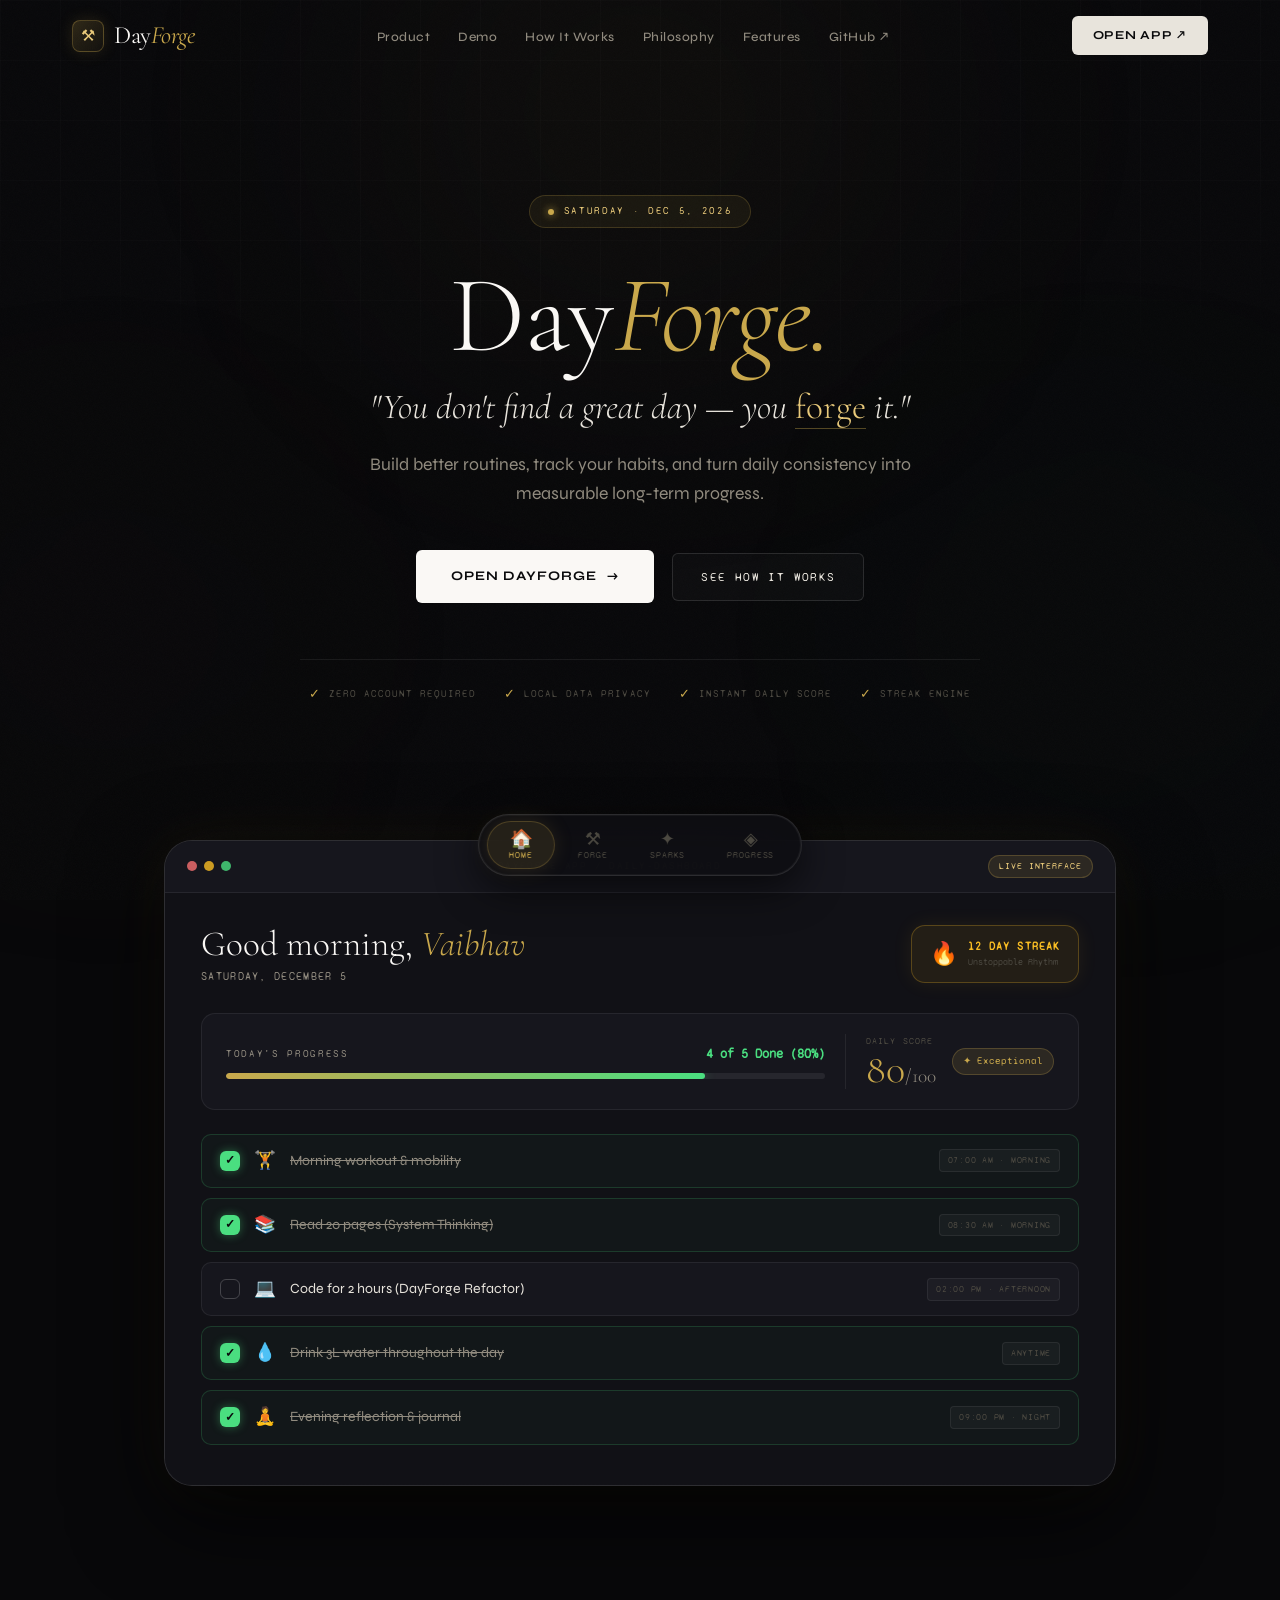
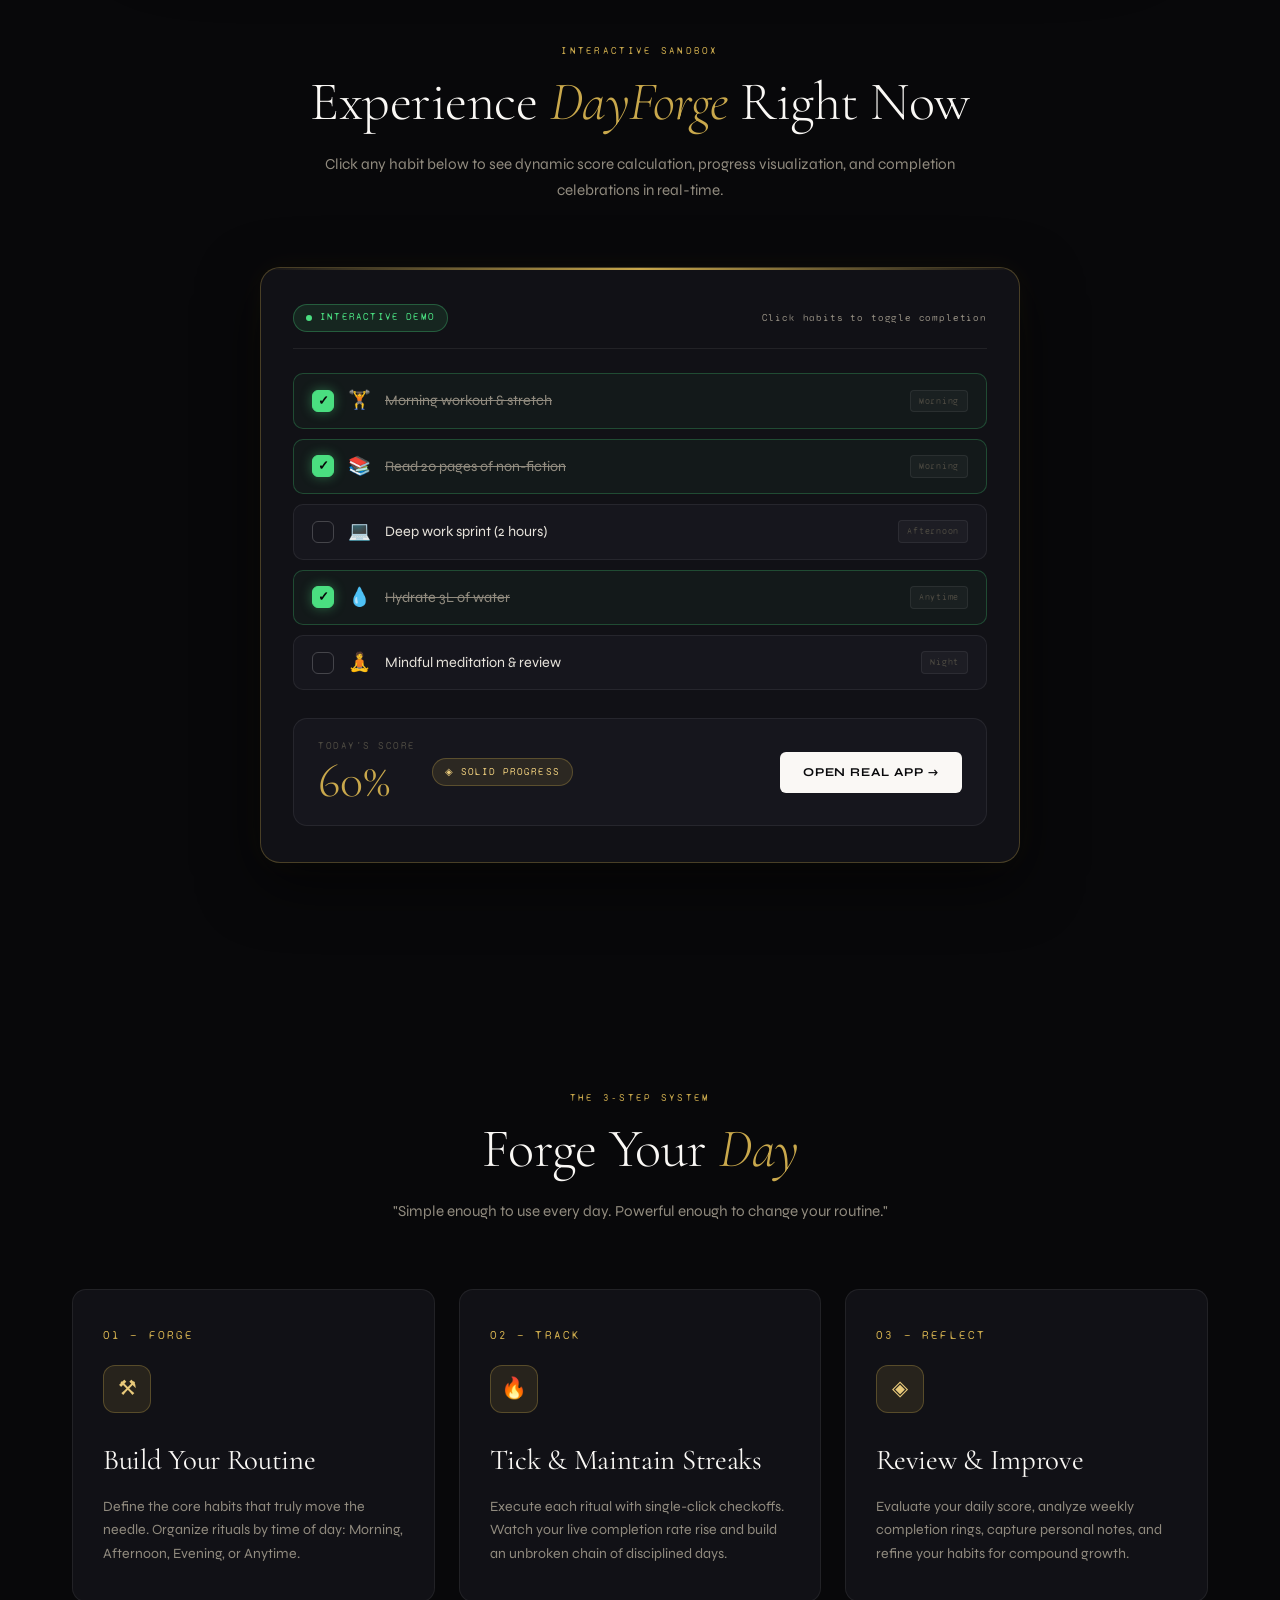
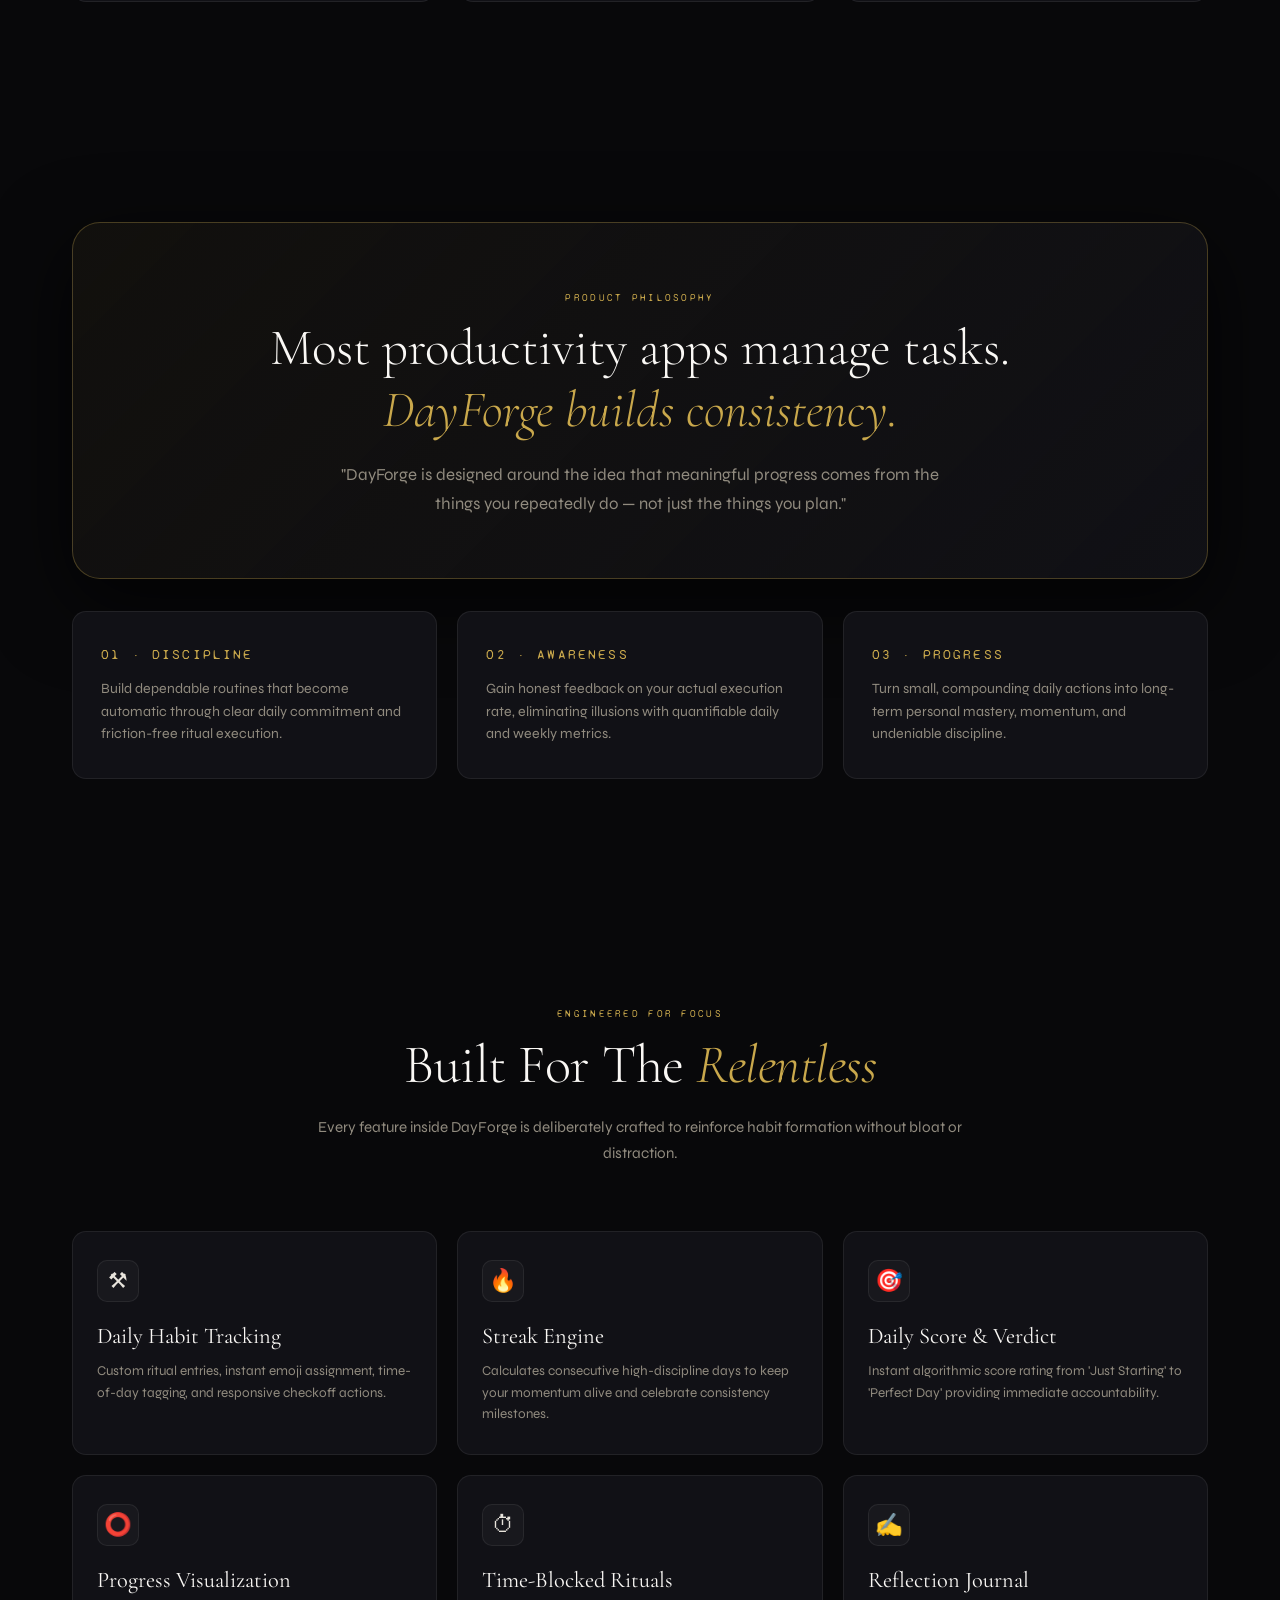
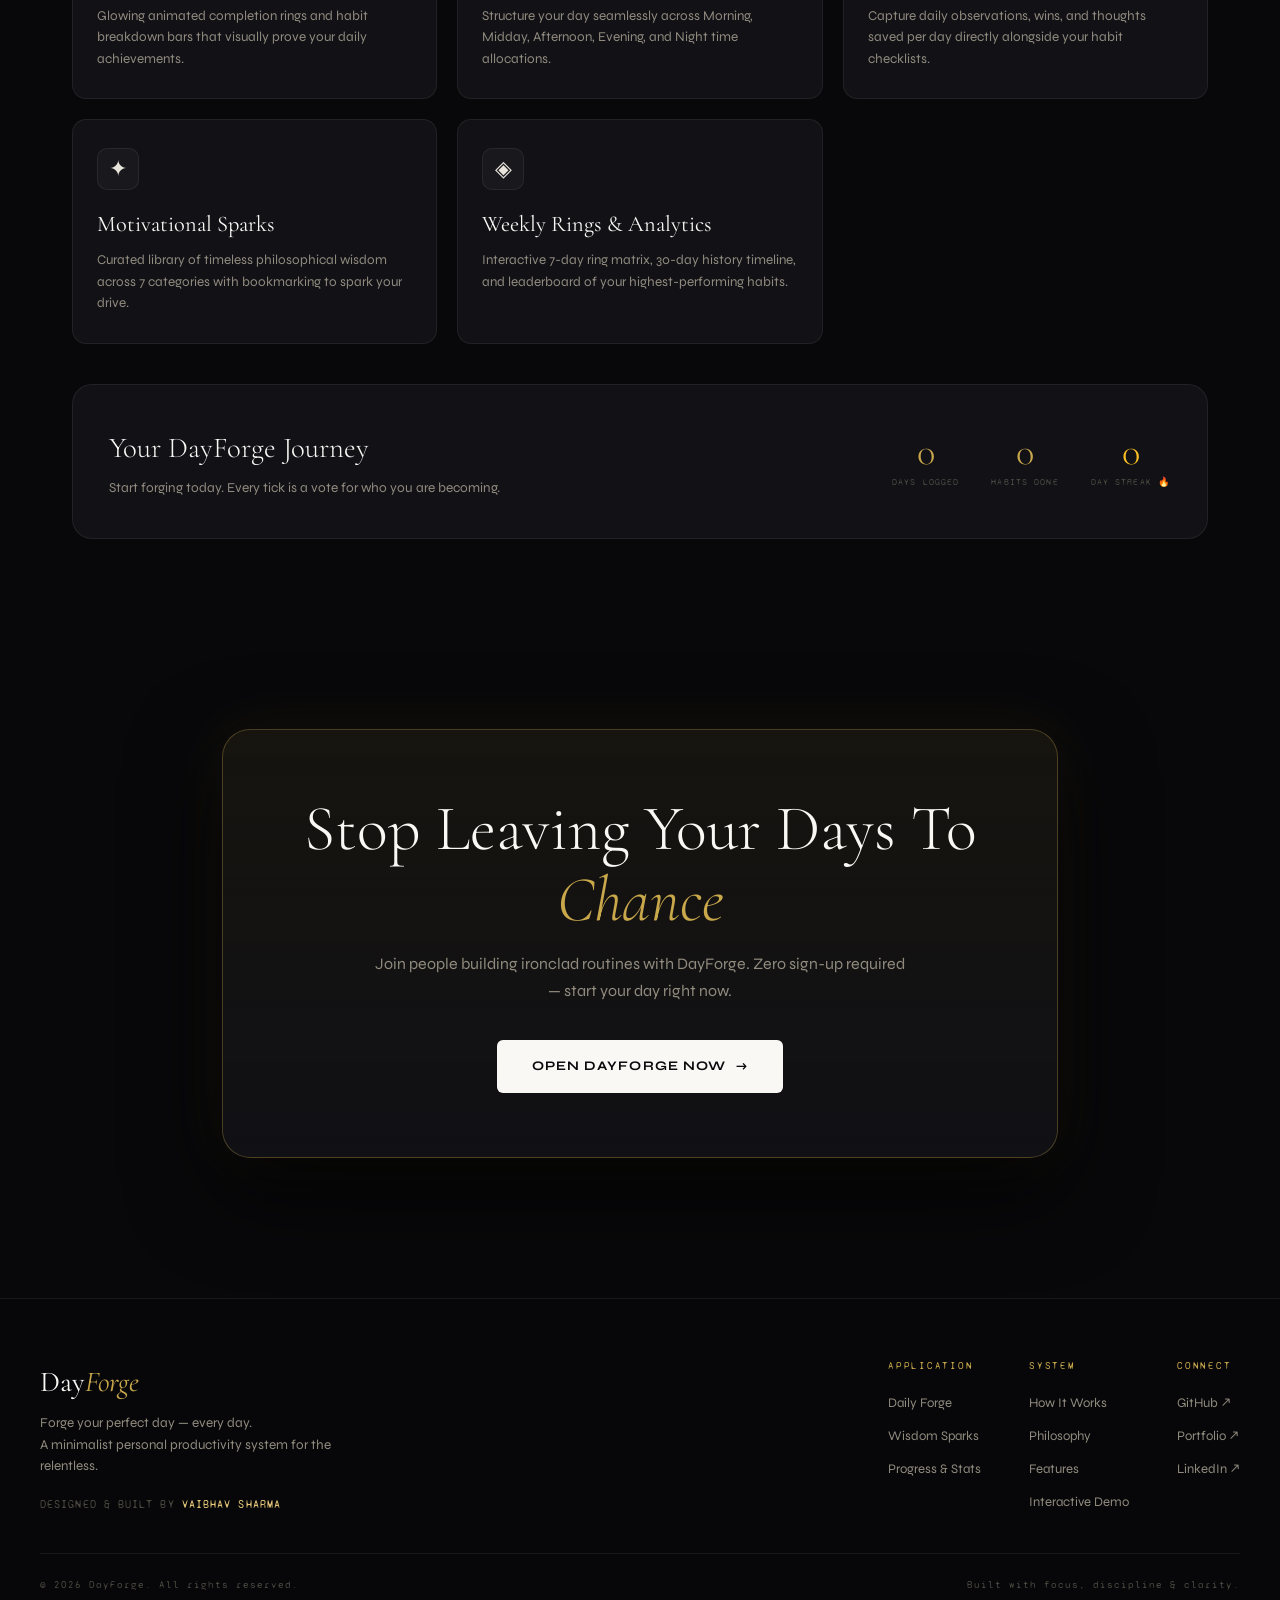
<file: index.html>
<!DOCTYPE html>
<html lang="en">
<head>
  <meta charset="UTF-8">
  <meta name="viewport" content="width=device-width, initial-scale=1.0">
  <title>DayForge — Forge Your Perfect Day</title>
  <meta name="description" content="DayForge helps you build better routines, track your habits and turn daily consistency into meaningful progress.">
  <meta name="keywords" content="habit tracker, daily routine, productivity app, habit tracking, streak tracker, personal development, DayForge">
  <meta name="author" content="Vaibhav Sharma">
  
  <!-- Open Graph / Facebook -->
  <meta property="og:type" content="website">
  <meta property="og:url" content="https://dayforgebyautomatex.netlify.app/">
  <meta property="og:title" content="DayForge — Forge Your Perfect Day">
  <meta property="og:description" content="Build better routines, track your habits, and turn consistency into progress.">
  <meta property="og:image" content="https://dayforgebyautomatex.netlify.app/favicon.svg">

  <!-- Twitter -->
  <meta property="twitter:card" content="summary_large_image">
  <meta property="twitter:url" content="https://dayforgebyautomatex.netlify.app/">
  <meta property="twitter:title" content="DayForge — Forge Your Perfect Day">
  <meta property="twitter:description" content="Build better routines, track your habits, and turn consistency into progress.">

  <!-- Favicon -->
  <link rel="icon" type="image/svg+xml" href="favicon.svg">
  <link rel="stylesheet" href="shared.css">

  <style>
    /* ── LANDING PAGE SPECIFIC STYLES ── */
    
    /* SECTION LAYOUTS */
    .section-wrap {
      position: relative;
      z-index: 10;
      max-width: var(--max-w);
      margin: 0 auto;
      padding: 110px 32px;
    }

    .section-header {
      text-align: center;
      max-width: 680px;
      margin: 0 auto 64px;
    }

    .section-eyebrow {
      font-family: 'Syne Mono', monospace;
      font-size: 0.65rem;
      letter-spacing: 0.22em;
      text-transform: uppercase;
      color: var(--gold);
      margin-bottom: 12px;
      display: inline-block;
    }

    .section-title {
      font-family: 'Cormorant Garamond', serif;
      font-size: clamp(2.2rem, 5vw, 3.4rem);
      font-weight: 300;
      line-height: 1.15;
      color: var(--text-heading);
      letter-spacing: -0.5px;
      margin-bottom: 18px;
    }

    .section-title em {
      font-style: italic;
      color: var(--gold);
    }

    .section-desc {
      font-size: 0.95rem;
      color: var(--text-mid);
      line-height: 1.7;
    }

    /* ── HERO SECTION ── */
    .hero-section {
      position: relative;
      z-index: 10;
      min-height: calc(100vh - 60px);
      display: flex;
      flex-direction: column;
      justify-content: center;
      align-items: center;
      text-align: center;
      padding: 130px 24px 70px;
      max-width: 960px;
      margin: 0 auto;
    }

    .hero-eyebrow-badge {
      display: inline-flex;
      align-items: center;
      gap: 10px;
      padding: 7px 18px;
      background: rgba(201, 168, 76, 0.07);
      border: 1px solid rgba(201, 168, 76, 0.22);
      border-radius: 99px;
      font-family: 'Syne Mono', monospace;
      font-size: 0.65rem;
      letter-spacing: 0.16em;
      text-transform: uppercase;
      color: var(--gold2);
      margin-bottom: 32px;
      animation: fadeUp 0.8s 0.1s cubic-bezier(0.16, 1, 0.3, 1) both;
    }

    .hero-date-dot {
      width: 6px;
      height: 6px;
      border-radius: 50%;
      background: var(--gold);
      box-shadow: 0 0 8px var(--gold);
    }

    .hero-title-main {
      font-family: 'Cormorant Garamond', serif;
      font-size: clamp(3.2rem, 8.5vw, 6.8rem);
      font-weight: 300;
      line-height: 1.02;
      letter-spacing: -1.5px;
      color: var(--text-heading);
      margin-bottom: 12px;
      animation: fadeUp 0.9s 0.2s cubic-bezier(0.16, 1, 0.3, 1) both;
    }

    .hero-title-main span.gold-italic {
      font-style: italic;
      color: var(--gold);
    }

    .hero-quote-quote {
      font-family: 'Cormorant Garamond', serif;
      font-size: clamp(1.4rem, 3.4vw, 2.2rem);
      font-weight: 300;
      font-style: italic;
      line-height: 1.35;
      color: var(--text);
      max-width: 720px;
      margin: 0 auto 20px;
      animation: fadeUp 0.9s 0.35s cubic-bezier(0.16, 1, 0.3, 1) both;
    }

    .hero-quote-quote em {
      font-style: normal;
      color: var(--gold2);
      border-bottom: 1px solid rgba(201, 168, 76, 0.4);
    }

    .hero-subtext {
      font-size: clamp(0.9rem, 2vw, 1.1rem);
      color: var(--text-mid);
      max-width: 600px;
      margin: 0 auto 42px;
      line-height: 1.65;
      font-weight: 400;
      animation: fadeUp 0.9s 0.5s cubic-bezier(0.16, 1, 0.3, 1) both;
    }

    .hero-cta-group {
      display: flex;
      align-items: center;
      justify-content: center;
      gap: 18px;
      flex-wrap: wrap;
      margin-bottom: 56px;
      animation: fadeUp 0.9s 0.65s cubic-bezier(0.16, 1, 0.3, 1) both;
    }

    .hero-trust-bar {
      display: flex;
      align-items: center;
      justify-content: center;
      gap: 28px;
      flex-wrap: wrap;
      padding-top: 24px;
      border-top: 1px solid var(--border);
      width: 100%;
      max-width: 680px;
      animation: fadeIn 1s 0.85s ease both;
    }

    .trust-item {
      display: flex;
      align-items: center;
      gap: 8px;
      font-family: 'Syne Mono', monospace;
      font-size: 0.64rem;
      letter-spacing: 0.1em;
      text-transform: uppercase;
      color: var(--text-dim);
    }

    .trust-item span.icon {
      color: var(--gold);
      font-size: 0.8rem;
    }

    /* ── PRODUCT PREVIEW SECTION ── */
    .preview-section {
      position: relative;
      z-index: 10;
      max-width: 1000px;
      margin: 0 auto 40px;
      padding: 0 24px;
    }

    .preview-mockup-frame {
      background: var(--surface);
      border: 1px solid var(--border2);
      border-radius: var(--radius-xl);
      overflow: hidden;
      box-shadow: 
        0 0 0 1px rgba(255, 255, 255, 0.03) inset,
        0 30px 90px rgba(0, 0, 0, 0.8),
        0 0 60px rgba(201, 168, 76, 0.08);
      transition: transform 0.4s cubic-bezier(0.16, 1, 0.3, 1), box-shadow 0.4s ease, border-color 0.4s ease;
      position: relative;
    }

    .preview-mockup-frame:hover {
      transform: translateY(-6px);
      border-color: rgba(201, 168, 76, 0.35);
      box-shadow: 
        0 0 0 1px rgba(255, 255, 255, 0.06) inset,
        0 40px 110px rgba(0, 0, 0, 0.9),
        0 0 80px rgba(201, 168, 76, 0.15);
    }

    .mockup-window-header {
      background: var(--surface2);
      padding: 14px 22px;
      border-bottom: 1px solid var(--border);
      display: flex;
      align-items: center;
      justify-content: space-between;
      gap: 16px;
    }

    .mockup-window-dots {
      display: flex;
      align-items: center;
      gap: 7px;
    }

    .mockup-window-dots span {
      width: 10px;
      height: 10px;
      border-radius: 50%;
      background: rgba(255, 255, 255, 0.12);
    }

    .mockup-window-dots span:nth-child(1) { background: #f87171; opacity: 0.8; }
    .mockup-window-dots span:nth-child(2) { background: #fbbf24; opacity: 0.8; }
    .mockup-window-dots span:nth-child(3) { background: #4ade80; opacity: 0.8; }

    .mockup-window-title {
      font-family: 'Syne Mono', monospace;
      font-size: 0.65rem;
      letter-spacing: 0.14em;
      text-transform: uppercase;
      color: var(--text-dim);
    }

    .mockup-window-badge {
      font-family: 'Syne Mono', monospace;
      font-size: 0.58rem;
      letter-spacing: 0.1em;
      text-transform: uppercase;
      padding: 3px 10px;
      background: var(--gold-dim);
      border: 1px solid rgba(201, 168, 76, 0.25);
      border-radius: 99px;
      color: var(--gold2);
    }

    .mockup-body {
      padding: 32px 36px 40px;
      background: linear-gradient(180deg, var(--surface) 0%, rgba(17, 17, 22, 0.95) 100%);
    }

    .mockup-user-bar {
      display: flex;
      align-items: flex-start;
      justify-content: space-between;
      gap: 20px;
      margin-bottom: 28px;
      flex-wrap: wrap;
    }

    .mockup-greeting-title {
      font-family: 'Cormorant Garamond', serif;
      font-size: 2.2rem;
      font-weight: 300;
      color: var(--text-heading);
      line-height: 1.1;
    }

    .mockup-greeting-title em {
      font-style: italic;
      color: var(--gold);
    }

    .mockup-date-sub {
      font-family: 'Syne Mono', monospace;
      font-size: 0.68rem;
      letter-spacing: 0.12em;
      text-transform: uppercase;
      color: var(--text-mid);
      margin-top: 4px;
    }

    .mockup-streak-pill {
      display: flex;
      align-items: center;
      gap: 10px;
      padding: 10px 18px;
      background: rgba(251, 191, 36, 0.08);
      border: 1px solid rgba(251, 191, 36, 0.25);
      border-radius: var(--radius);
      box-shadow: 0 0 20px rgba(251, 191, 36, 0.08);
    }

    .mockup-streak-fire {
      font-size: 1.4rem;
      animation: flamePulse 2s infinite ease-in-out;
    }

    .mockup-streak-text {
      font-family: 'Syne Mono', monospace;
      font-size: 0.68rem;
      letter-spacing: 0.1em;
      text-transform: uppercase;
      color: var(--amber);
      font-weight: 600;
    }

    .mockup-progress-card {
      background: var(--surface2);
      border: 1px solid var(--border);
      border-radius: var(--radius);
      padding: 20px 24px;
      margin-bottom: 24px;
      display: flex;
      align-items: center;
      justify-content: space-between;
      gap: 20px;
      flex-wrap: wrap;
    }

    .mockup-progress-left {
      flex: 1;
      min-width: 200px;
    }

    .mockup-prog-header {
      display: flex;
      align-items: center;
      justify-content: space-between;
      margin-bottom: 8px;
    }

    .mockup-prog-lbl {
      font-family: 'Syne Mono', monospace;
      font-size: 0.65rem;
      letter-spacing: 0.16em;
      text-transform: uppercase;
      color: var(--text-mid);
    }

    .mockup-prog-val {
      font-family: 'Syne Mono', monospace;
      font-size: 0.8rem;
      color: var(--green);
      font-weight: 600;
    }

    .mockup-track {
      width: 100%;
      height: 6px;
      background: rgba(255, 255, 255, 0.07);
      border-radius: 99px;
      overflow: hidden;
      position: relative;
    }

    .mockup-fill {
      width: 80%;
      height: 100%;
      background: linear-gradient(90deg, var(--gold) 0%, var(--green) 100%);
      border-radius: 99px;
      box-shadow: 0 0 12px rgba(74, 222, 128, 0.4);
    }

    .mockup-score-box {
      display: flex;
      align-items: center;
      gap: 16px;
      padding-left: 20px;
      border-left: 1px solid var(--border);
    }

    .mockup-score-num {
      font-family: 'Cormorant Garamond', serif;
      font-size: 2.5rem;
      font-weight: 300;
      color: var(--gold);
      line-height: 1;
    }

    .mockup-score-lbl {
      font-family: 'Syne Mono', monospace;
      font-size: 0.58rem;
      letter-spacing: 0.12em;
      text-transform: uppercase;
      color: var(--text-dim);
    }

    .mockup-tasks-list {
      display: flex;
      flex-direction: column;
      gap: 10px;
    }

    .mockup-task-item {
      display: flex;
      align-items: center;
      gap: 14px;
      padding: 12px 18px;
      background: var(--surface2);
      border: 1px solid var(--border);
      border-radius: 10px;
      transition: all 0.2s ease;
    }

    .mockup-task-item.done {
      background: rgba(74, 222, 128, 0.03);
      border-color: rgba(74, 222, 128, 0.18);
    }

    .mockup-task-check {
      width: 20px;
      height: 20px;
      border-radius: 6px;
      display: flex;
      align-items: center;
      justify-content: center;
      font-size: 0.75rem;
      flex-shrink: 0;
    }

    .mockup-task-check.checked {
      background: var(--green);
      color: #0a0a0c;
      font-weight: 700;
      box-shadow: 0 0 10px rgba(74, 222, 128, 0.4);
    }

    .mockup-task-check.empty {
      border: 1px solid rgba(255, 255, 255, 0.2);
    }

    .mockup-task-emoji {
      font-size: 1.1rem;
    }

    .mockup-task-name {
      font-size: 0.88rem;
      flex: 1;
      color: var(--text);
    }

    .mockup-task-item.done .mockup-task-name {
      color: var(--text-mid);
      text-decoration: line-through;
    }

    .mockup-task-time {
      font-family: 'Syne Mono', monospace;
      font-size: 0.58rem;
      letter-spacing: 0.08em;
      text-transform: uppercase;
      color: var(--text-dim);
      background: rgba(255, 255, 255, 0.03);
      padding: 3px 8px;
      border-radius: 4px;
      border: 1px solid var(--border);
    }

    /* ── INTERACTIVE DEMO SANDBOX ── */
    .demo-sandbox-card {
      background: var(--surface);
      border: 1px solid var(--border-gold);
      border-radius: var(--radius-lg);
      padding: 36px 32px;
      box-shadow: 0 20px 60px rgba(0, 0, 0, 0.6), 0 0 30px rgba(201, 168, 76, 0.06);
      max-width: 760px;
      margin: 0 auto;
      position: relative;
      overflow: hidden;
    }

    .demo-sandbox-card::before {
      content: '';
      position: absolute;
      top: 0; left: 0; right: 0;
      height: 2px;
      background: linear-gradient(90deg, transparent, var(--gold), transparent);
    }

    .demo-header-row {
      display: flex;
      align-items: center;
      justify-content: space-between;
      margin-bottom: 24px;
      padding-bottom: 16px;
      border-bottom: 1px solid var(--border);
      flex-wrap: wrap;
      gap: 12px;
    }

    .demo-badge-live {
      display: inline-flex;
      align-items: center;
      gap: 8px;
      padding: 5px 12px;
      background: rgba(74, 222, 128, 0.1);
      border: 1px solid rgba(74, 222, 128, 0.3);
      border-radius: 99px;
      font-family: 'Syne Mono', monospace;
      font-size: 0.62rem;
      letter-spacing: 0.12em;
      text-transform: uppercase;
      color: var(--green);
    }

    .demo-badge-live span.pulse-dot {
      width: 6px;
      height: 6px;
      border-radius: 50%;
      background: var(--green);
      animation: pulseGreen 1.6s infinite ease-in-out;
    }

    @keyframes pulseGreen {
      0%, 100% { transform: scale(1); opacity: 1; }
      50% { transform: scale(1.4); opacity: 0.5; }
    }

    .demo-instruction {
      font-family: 'Syne Mono', monospace;
      font-size: 0.65rem;
      letter-spacing: 0.08em;
      color: var(--text-mid);
    }

    .demo-tasks-interactive {
      display: flex;
      flex-direction: column;
      gap: 10px;
      margin-bottom: 28px;
    }

    .demo-task-row {
      display: flex;
      align-items: center;
      gap: 14px;
      padding: 12px 18px;
      background: var(--surface2);
      border: 1px solid var(--border);
      border-radius: 10px;
      cursor: pointer;
      user-select: none;
      transition: all 0.2s cubic-bezier(0.16, 1, 0.3, 1);
    }

    .demo-task-row:hover {
      border-color: var(--border-gold);
      background: rgba(255, 255, 255, 0.03);
      transform: translateX(4px);
    }

    .demo-task-row.checked {
      background: rgba(74, 222, 128, 0.04);
      border-color: rgba(74, 222, 128, 0.25);
    }

    .demo-chk-box {
      width: 22px;
      height: 22px;
      border-radius: 6px;
      border: 1px solid rgba(255, 255, 255, 0.2);
      display: flex;
      align-items: center;
      justify-content: center;
      transition: all 0.2s ease;
      flex-shrink: 0;
      color: #08080a;
      font-weight: 800;
      font-size: 0.8rem;
    }

    .demo-task-row.checked .demo-chk-box {
      background: var(--green);
      border-color: var(--green);
      box-shadow: 0 0 12px rgba(74, 222, 128, 0.4);
    }

    .demo-task-title {
      flex: 1;
      font-size: 0.9rem;
      color: var(--text);
      transition: color 0.2s;
    }

    .demo-task-row.checked .demo-task-title {
      color: var(--text-mid);
      text-decoration: line-through;
    }

    .demo-stats-output {
      display: flex;
      align-items: center;
      justify-content: space-between;
      background: var(--surface2);
      border: 1px solid var(--border);
      border-radius: var(--radius);
      padding: 20px 24px;
      gap: 20px;
      flex-wrap: wrap;
    }

    .demo-score-display {
      display: flex;
      align-items: center;
      gap: 16px;
    }

    .demo-score-val {
      font-family: 'Cormorant Garamond', serif;
      font-size: 3rem;
      font-weight: 300;
      color: var(--gold);
      line-height: 1;
      transition: color 0.3s ease;
    }

    .demo-score-val.perfect {
      color: var(--green);
      text-shadow: 0 0 24px rgba(74, 222, 128, 0.4);
    }

    .demo-verdict-pill {
      font-family: 'Syne Mono', monospace;
      font-size: 0.65rem;
      letter-spacing: 0.1em;
      text-transform: uppercase;
      padding: 5px 12px;
      border-radius: 99px;
      background: var(--gold-dim);
      color: var(--gold2);
      border: 1px solid var(--border-gold);
      transition: all 0.3s ease;
    }

    .demo-verdict-pill.perfect {
      background: var(--green-dim);
      color: var(--green);
      border-color: rgba(74, 222, 128, 0.3);
    }

    /* ── 3-STEP HOW IT WORKS ── */
    .steps-grid {
      display: grid;
      grid-template-columns: repeat(auto-fit, minmax(280px, 1fr));
      gap: 24px;
    }

    .step-card {
      background: var(--surface);
      border: 1px solid var(--border);
      border-radius: var(--radius);
      padding: 36px 30px;
      position: relative;
      overflow: hidden;
      transition: all 0.28s cubic-bezier(0.16, 1, 0.3, 1);
    }

    .step-card:hover {
      transform: translateY(-6px);
      border-color: var(--border-gold);
      box-shadow: 0 20px 50px rgba(0, 0, 0, 0.6), 0 0 24px rgba(201, 168, 76, 0.08);
    }

    .step-number {
      font-family: 'Syne Mono', monospace;
      font-size: 0.75rem;
      letter-spacing: 0.18em;
      color: var(--gold);
      margin-bottom: 20px;
      display: block;
    }

    .step-icon-wrap {
      width: 48px;
      height: 48px;
      border-radius: 12px;
      background: var(--gold-dim);
      border: 1px solid var(--border-gold);
      display: flex;
      align-items: center;
      justify-content: center;
      font-size: 1.3rem;
      margin-bottom: 24px;
      color: var(--gold2);
    }

    .step-card-title {
      font-family: 'Cormorant Garamond', serif;
      font-size: 1.8rem;
      font-weight: 400;
      color: var(--text-heading);
      margin-bottom: 12px;
      letter-spacing: -0.3px;
    }

    .step-card-text {
      font-size: 0.88rem;
      color: var(--text-mid);
      line-height: 1.65;
    }

    /* ── WHY DAYFORGE / PHILOSOPHY ── */
    .philosophy-card-banner {
      background: linear-gradient(135deg, rgba(201, 168, 76, 0.05) 0%, rgba(17, 17, 22, 0.98) 100%);
      border: 1px solid var(--border-gold);
      border-radius: var(--radius-xl);
      padding: 60px 48px;
      margin-bottom: 32px;
      box-shadow: 0 24px 80px rgba(0, 0, 0, 0.7);
      text-align: center;
    }

    .philosophy-headline {
      font-family: 'Cormorant Garamond', serif;
      font-size: clamp(2rem, 4.5vw, 3.2rem);
      font-weight: 300;
      line-height: 1.2;
      color: var(--text-heading);
      max-width: 760px;
      margin: 0 auto 20px;
    }

    .philosophy-headline em {
      font-style: italic;
      color: var(--gold);
    }

    .philosophy-subcopy {
      font-size: 1.05rem;
      color: var(--text-mid);
      max-width: 640px;
      margin: 0 auto;
      line-height: 1.7;
    }

    .pillars-grid {
      display: grid;
      grid-template-columns: repeat(auto-fit, minmax(280px, 1fr));
      gap: 20px;
    }

    .pillar-card {
      background: var(--surface);
      border: 1px solid var(--border);
      border-radius: var(--radius);
      padding: 32px 28px;
      transition: all 0.25s ease;
      position: relative;
    }

    .pillar-card:hover {
      border-color: rgba(201, 168, 76, 0.3);
      transform: translateY(-4px);
      box-shadow: 0 16px 40px rgba(0, 0, 0, 0.5);
    }

    .pillar-title {
      font-family: 'Syne Mono', monospace;
      font-size: 0.85rem;
      letter-spacing: 0.16em;
      text-transform: uppercase;
      color: var(--gold);
      margin-bottom: 12px;
    }

    .pillar-desc {
      font-size: 0.88rem;
      color: var(--text-mid);
      line-height: 1.6;
    }

    /* ── REAL FEATURES GRID ── */
    .features-grid {
      display: grid;
      grid-template-columns: repeat(auto-fill, minmax(270px, 1fr));
      gap: 20px;
    }

    .feature-box {
      background: var(--surface);
      border: 1px solid var(--border);
      border-radius: var(--radius);
      padding: 28px 24px;
      transition: all 0.25s cubic-bezier(0.16, 1, 0.3, 1);
      display: flex;
      flex-direction: column;
    }

    .feature-box:hover {
      transform: translateY(-4px);
      border-color: var(--border-gold);
      box-shadow: 0 16px 40px rgba(0, 0, 0, 0.5), 0 0 20px rgba(201, 168, 76, 0.05);
    }

    .feature-icon {
      font-size: 1.4rem;
      margin-bottom: 16px;
      width: 42px;
      height: 42px;
      border-radius: 10px;
      background: rgba(255, 255, 255, 0.03);
      border: 1px solid var(--border);
      display: flex;
      align-items: center;
      justify-content: center;
    }

    .feature-name {
      font-family: 'Cormorant Garamond', serif;
      font-size: 1.4rem;
      font-weight: 400;
      color: var(--text-heading);
      margin-bottom: 8px;
    }

    .feature-text {
      font-size: 0.84rem;
      color: var(--text-mid);
      line-height: 1.6;
    }

    /* ── USER STATS ONBOARDING / LIVE SECTION ── */
    .user-stats-banner {
      background: var(--surface);
      border: 1px solid var(--border);
      border-radius: var(--radius-lg);
      padding: 40px 36px;
      display: flex;
      align-items: center;
      justify-content: space-between;
      gap: 32px;
      flex-wrap: wrap;
      margin-top: 40px;
    }

    .stats-info-left h3 {
      font-family: 'Cormorant Garamond', serif;
      font-size: 1.8rem;
      font-weight: 300;
      color: var(--text-heading);
      margin-bottom: 6px;
    }

    .stats-info-left p {
      font-size: 0.85rem;
      color: var(--text-mid);
    }

    .live-stats-counters {
      display: flex;
      align-items: center;
      gap: 32px;
      flex-wrap: wrap;
    }

    .live-stat-unit {
      text-align: center;
    }

    .live-stat-num {
      font-family: 'Cormorant Garamond', serif;
      font-size: 2.4rem;
      font-weight: 300;
      color: var(--gold);
      line-height: 1;
    }

    .live-stat-lbl {
      font-family: 'Syne Mono', monospace;
      font-size: 0.58rem;
      letter-spacing: 0.12em;
      text-transform: uppercase;
      color: var(--text-dim);
      margin-top: 4px;
    }

    /* ── BOTTOM CTA BANNER ── */
    .cta-banner-section {
      text-align: center;
      position: relative;
      z-index: 10;
      max-width: 900px;
      margin: 0 auto;
      padding: 80px 32px 140px;
    }

    .cta-box-card {
      background: linear-gradient(180deg, rgba(201, 168, 76, 0.08) 0%, rgba(17, 17, 22, 0.95) 100%);
      border: 1px solid var(--border-gold);
      border-radius: var(--radius-xl);
      padding: 64px 36px;
      box-shadow: 0 30px 90px rgba(0, 0, 0, 0.8), 0 0 60px rgba(201, 168, 76, 0.1);
    }

    .cta-title {
      font-family: 'Cormorant Garamond', serif;
      font-size: clamp(2.4rem, 5.5vw, 4rem);
      font-weight: 300;
      color: var(--text-heading);
      line-height: 1.1;
      margin-bottom: 16px;
    }

    .cta-title em {
      font-style: italic;
      color: var(--gold);
    }

    .cta-subtitle {
      font-size: 1rem;
      color: var(--text-mid);
      max-width: 540px;
      margin: 0 auto 36px;
      line-height: 1.65;
    }

    /* ── FOOTER ── */
    .site-footer {
      position: relative;
      z-index: 10;
      border-top: 1px solid var(--border);
      background: rgba(8, 8, 10, 0.98);
      padding: 60px 32px 120px;
    }

    .footer-container {
      max-width: var(--max-w);
      margin: 0 auto;
      display: flex;
      align-items: flex-start;
      justify-content: space-between;
      gap: 40px;
      flex-wrap: wrap;
    }

    .footer-brand-col {
      max-width: 340px;
    }

    .footer-logo {
      font-family: 'Cormorant Garamond', serif;
      font-size: 1.8rem;
      font-weight: 400;
      color: var(--text-heading);
      margin-bottom: 8px;
    }

    .footer-logo em {
      font-style: italic;
      color: var(--gold);
    }

    .footer-tagline {
      font-size: 0.84rem;
      color: var(--text-mid);
      margin-bottom: 18px;
      line-height: 1.6;
    }

    .footer-author {
      font-family: 'Syne Mono', monospace;
      font-size: 0.68rem;
      letter-spacing: 0.1em;
      text-transform: uppercase;
      color: var(--text-dim);
    }

    .footer-author strong {
      color: var(--gold2);
      font-weight: 400;
    }

    .footer-links-col {
      display: flex;
      gap: 48px;
      flex-wrap: wrap;
    }

    .footer-links-group {
      display: flex;
      flex-direction: column;
      gap: 12px;
    }

    .footer-group-title {
      font-family: 'Syne Mono', monospace;
      font-size: 0.62rem;
      letter-spacing: 0.18em;
      text-transform: uppercase;
      color: var(--gold);
      margin-bottom: 6px;
    }

    .footer-link {
      font-size: 0.82rem;
      color: var(--text-mid);
      text-decoration: none;
      transition: color 0.2s ease;
    }

    .footer-link:hover {
      color: var(--text-heading);
    }

    .footer-bottom-row {
      max-width: var(--max-w);
      margin: 40px auto 0;
      padding-top: 24px;
      border-top: 1px solid var(--border);
      display: flex;
      align-items: center;
      justify-content: space-between;
      gap: 16px;
      flex-wrap: wrap;
      font-family: 'Syne Mono', monospace;
      font-size: 0.62rem;
      letter-spacing: 0.1em;
      color: var(--text-dim);
    }

    /* ── CONFETTI PARTICLES ── */
    .cdot {
      position: fixed;
      width: 6px;
      height: 6px;
      border-radius: 2px;
      pointer-events: none;
      z-index: 9999;
      animation: cpop 0.8s cubic-bezier(0.25, 1, 0.5, 1) forwards;
    }

    @keyframes cpop {
      0% { transform: scale(0) rotate(0); opacity: 1; }
      100% { transform: scale(2.5) rotate(240deg) translate(var(--tx), var(--ty)); opacity: 0; }
    }

    /* RESPONSIVE FINE-TUNING */
    @media (max-width: 768px) {
      .section-wrap { padding: 70px 20px; }
      .hero-section { padding: 110px 16px 50px; }
      .mockup-body { padding: 20px 18px 24px; }
      .mockup-progress-card { flex-direction: column; align-items: flex-start; }
      .mockup-score-box { border-left: none; padding-left: 0; padding-top: 12px; border-top: 1px solid var(--border); width: 100%; }
      .demo-sandbox-card { padding: 24px 18px; }
      .philosophy-card-banner { padding: 36px 20px; }
      .cta-box-card { padding: 40px 20px; }
      .user-stats-banner { padding: 24px 20px; }
      .live-stats-counters { width: 100%; justify-content: space-around; }
    }
  </style>
</head>
<body>

  <div class="bg-grid"></div>
  <div class="amb amb-1"></div>
  <div class="amb amb-2"></div>
  <div class="amb amb-3"></div>

  <!-- ── SITE HEADER / TOPBAR ── -->
  <header class="site-header" id="siteHeader">
    <div class="nav-container">
      <a href="index.html" class="brand-link" aria-label="DayForge Home">
        <div class="brand-logo-icon">⚒</div>
        <span class="brand-title">Day<em>Forge</em></span>
      </a>

      <nav aria-label="Main Navigation">
        <ul class="nav-menu">
          <li><a href="#product" class="nav-link">Product</a></li>
          <li><a href="#demo" class="nav-link">Demo</a></li>
          <li><a href="#how-it-works" class="nav-link">How It Works</a></li>
          <li><a href="#philosophy" class="nav-link">Philosophy</a></li>
          <li><a href="#features" class="nav-link">Features</a></li>
          <li><a href="https://github.com/vaibhavrsharma01-cell" target="_blank" rel="noopener noreferrer" class="nav-link">GitHub ↗</a></li>
        </ul>
      </nav>

      <div class="nav-actions">
        <a href="forge.html" class="btn-nav-primary">
          <span>Open App ↗</span>
        </a>
        <button class="nav-toggle" id="navToggle" aria-label="Toggle navigation menu" aria-expanded="false">
          <span></span>
          <span></span>
          <span></span>
        </button>
      </div>
    </div>
  </header>

  <!-- MOBILE MENU DRAWER -->
  <div class="mobile-drawer" id="mobileDrawer" aria-hidden="true">
    <a href="#product" class="mobile-nav-link" onclick="closeDrawer()">Product</a>
    <a href="#demo" class="mobile-nav-link" onclick="closeDrawer()">Interactive Demo</a>
    <a href="#how-it-works" class="mobile-nav-link" onclick="closeDrawer()">How It Works</a>
    <a href="#philosophy" class="mobile-nav-link" onclick="closeDrawer()">Philosophy</a>
    <a href="#features" class="mobile-nav-link" onclick="closeDrawer()">Features</a>
    <a href="https://github.com/vaibhavrsharma01-cell" target="_blank" rel="noopener noreferrer" class="mobile-nav-link" onclick="closeDrawer()">GitHub ↗</a>
    <a href="forge.html" class="btn-primary" style="margin-top: 16px;">
      <span>Open DayForge →</span>
    </a>
  </div>

  <main>
    <!-- ── 1. HERO SECTION ── -->
    <section class="hero-section" id="hero">
      <div class="hero-eyebrow-badge">
        <div class="hero-date-dot"></div>
        <span id="heroLiveDate">Today · Personal Productivity System</span>
      </div>

      <h1 class="hero-title-main">
        Day<span class="gold-italic">Forge.</span>
      </h1>

      <p class="hero-quote-quote">
        "You don't find a great day — you <em>forge</em> it."
      </p>

      <p class="hero-subtext">
        Build better routines, track your habits, and turn daily consistency into measurable long-term progress.
      </p>

      <div class="hero-cta-group">
        <a href="forge.html" class="btn-primary">
          <span>Open DayForge</span>
          <span class="btn-arrow">→</span>
        </a>
        <a href="#how-it-works" class="btn-secondary">
          <span>See How It Works</span>
        </a>
      </div>

      <div class="hero-trust-bar">
        <div class="trust-item"><span class="icon">✓</span> Zero Account Required</div>
        <div class="trust-item"><span class="icon">✓</span> Local Data Privacy</div>
        <div class="trust-item"><span class="icon">✓</span> Instant Daily Score</div>
        <div class="trust-item"><span class="icon">✓</span> Streak Engine</div>
      </div>
    </section>

    <!-- ── 2. PRODUCT PREVIEW SECTION ── -->
    <section class="preview-section" id="product" aria-label="Product Interface Preview">
      <div class="preview-mockup-frame">
        <div class="mockup-window-header">
          <div class="mockup-window-dots">
            <span></span><span></span><span></span>
          </div>
          <div class="mockup-window-title">dayforge.app / daily-dashboard</div>
          <div class="mockup-window-badge">Live Interface</div>
        </div>

        <div class="mockup-body">
          <div class="mockup-user-bar">
            <div>
              <div class="mockup-greeting-title">Good morning, <em>Vaibhav</em></div>
              <div class="mockup-date-sub" id="mockupDate">—</div>
            </div>
            <div class="mockup-streak-pill">
              <span class="mockup-streak-fire">🔥</span>
              <div>
                <div class="mockup-streak-text">12 Day Streak</div>
                <div style="font-family:'Syne Mono',monospace;font-size:0.55rem;color:var(--text-dim);">Unstoppable Rhythm</div>
              </div>
            </div>
          </div>

          <div class="mockup-progress-card">
            <div class="mockup-progress-left">
              <div class="mockup-prog-header">
                <span class="mockup-prog-lbl">Today's Progress</span>
                <span class="mockup-prog-val">4 of 5 Done (80%)</span>
              </div>
              <div class="mockup-track">
                <div class="mockup-fill"></div>
              </div>
            </div>
            <div class="mockup-score-box">
              <div>
                <div class="mockup-score-lbl">Daily Score</div>
                <div class="mockup-score-num">80<span style="font-size:1.2rem;color:var(--text-mid);">/100</span></div>
              </div>
              <div style="font-family:'Syne Mono',monospace;font-size:0.65rem;color:var(--gold);background:var(--gold-dim);padding:4px 10px;border-radius:99px;border:1px solid rgba(201,168,76,0.25);">
                ✦ Exceptional
              </div>
            </div>
          </div>

          <div class="mockup-tasks-list">
            <div class="mockup-task-item done">
              <div class="mockup-task-check checked">✓</div>
              <span class="mockup-task-emoji">🏋️</span>
              <span class="mockup-task-name">Morning workout &amp; mobility</span>
              <span class="mockup-task-time">07:00 AM · Morning</span>
            </div>

            <div class="mockup-task-item done">
              <div class="mockup-task-check checked">✓</div>
              <span class="mockup-task-emoji">📚</span>
              <span class="mockup-task-name">Read 20 pages (System Thinking)</span>
              <span class="mockup-task-time">08:30 AM · Morning</span>
            </div>

            <div class="mockup-task-item">
              <div class="mockup-task-check empty"></div>
              <span class="mockup-task-emoji">💻</span>
              <span class="mockup-task-name">Code for 2 hours (DayForge Refactor)</span>
              <span class="mockup-task-time">02:00 PM · Afternoon</span>
            </div>

            <div class="mockup-task-item done">
              <div class="mockup-task-check checked">✓</div>
              <span class="mockup-task-emoji">💧</span>
              <span class="mockup-task-name">Drink 3L water throughout the day</span>
              <span class="mockup-task-time">Anytime</span>
            </div>

            <div class="mockup-task-item done">
              <div class="mockup-task-check checked">✓</div>
              <span class="mockup-task-emoji">🧘</span>
              <span class="mockup-task-name">Evening reflection &amp; journal</span>
              <span class="mockup-task-time">09:00 PM · Night</span>
            </div>
          </div>
        </div>
      </div>
    </section>

    <!-- ── 8. INTERACTIVE DEMO SECTION ── -->
    <section class="section-wrap" id="demo" aria-label="Interactive Demo Sandbox">
      <div class="section-header">
        <span class="section-eyebrow">Interactive Sandbox</span>
        <h2 class="section-title">Experience <em>DayForge</em> Right Now</h2>
        <p class="section-desc">Click any habit below to see dynamic score calculation, progress visualization, and completion celebrations in real-time.</p>
      </div>

      <div class="demo-sandbox-card">
        <div class="demo-header-row">
          <div class="demo-badge-live">
            <span class="pulse-dot"></span>
            <span>Interactive Demo</span>
          </div>
          <div class="demo-instruction">Click habits to toggle completion</div>
        </div>

        <div class="demo-tasks-interactive" id="demoTasksList">
          <!-- Populated by JavaScript -->
        </div>

        <div class="demo-stats-output">
          <div class="demo-score-display">
            <div>
              <div style="font-family:'Syne Mono',monospace;font-size:0.6rem;letter-spacing:0.16em;text-transform:uppercase;color:var(--text-dim);margin-bottom:2px;">Today's Score</div>
              <div class="demo-score-val" id="demoScoreNum">60%</div>
            </div>
            <div class="demo-verdict-pill" id="demoVerdictPill">◈ Solid Progress</div>
          </div>

          <div style="text-align:right;">
            <a href="forge.html" class="btn-primary" style="padding:10px 22px;font-size:0.75rem;">
              <span>Open Real App →</span>
            </a>
          </div>
        </div>
      </div>
    </section>

    <!-- ── 4. HOW IT WORKS ── -->
    <section class="section-wrap" id="how-it-works" aria-label="How DayForge Works">
      <div class="section-header">
        <span class="section-eyebrow">The 3-Step System</span>
        <h2 class="section-title">Forge Your <em>Day</em></h2>
        <p class="section-desc">"Simple enough to use every day. Powerful enough to change your routine."</p>
      </div>

      <div class="steps-grid">
        <div class="step-card">
          <span class="step-number">01 — FORGE</span>
          <div class="step-icon-wrap">⚒</div>
          <h3 class="step-card-title">Build Your Routine</h3>
          <p class="step-card-text">Define the core habits that truly move the needle. Organize rituals by time of day: Morning, Afternoon, Evening, or Anytime.</p>
        </div>

        <div class="step-card">
          <span class="step-number">02 — TRACK</span>
          <div class="step-icon-wrap">🔥</div>
          <h3 class="step-card-title">Tick &amp; Maintain Streaks</h3>
          <p class="step-card-text">Execute each ritual with single-click checkoffs. Watch your live completion rate rise and build an unbroken chain of disciplined days.</p>
        </div>

        <div class="step-card">
          <span class="step-number">03 — REFLECT</span>
          <div class="step-icon-wrap">◈</div>
          <h3 class="step-card-title">Review &amp; Improve</h3>
          <p class="step-card-text">Evaluate your daily score, analyze weekly completion rings, capture personal notes, and refine your habits for compound growth.</p>
        </div>
      </div>
    </section>

    <!-- ── 5. WHY DAYFORGE / PHILOSOPHY ── -->
    <section class="section-wrap" id="philosophy" aria-label="DayForge Philosophy">
      <div class="philosophy-card-banner">
        <span class="section-eyebrow">Product Philosophy</span>
        <h2 class="philosophy-headline">
          Most productivity apps manage tasks.<br>
          <em>DayForge builds consistency.</em>
        </h2>
        <p class="philosophy-subcopy">
          "DayForge is designed around the idea that meaningful progress comes from the things you repeatedly do — not just the things you plan."
        </p>
      </div>

      <div class="pillars-grid">
        <div class="pillar-card">
          <div class="pillar-title">01 · Discipline</div>
          <p class="pillar-desc">Build dependable routines that become automatic through clear daily commitment and friction-free ritual execution.</p>
        </div>

        <div class="pillar-card">
          <div class="pillar-title">02 · Awareness</div>
          <p class="pillar-desc">Gain honest feedback on your actual execution rate, eliminating illusions with quantifiable daily and weekly metrics.</p>
        </div>

        <div class="pillar-card">
          <div class="pillar-title">03 · Progress</div>
          <p class="pillar-desc">Turn small, compounding daily actions into long-term personal mastery, momentum, and undeniable discipline.</p>
        </div>
      </div>
    </section>

    <!-- ── 6. REAL FEATURES GRID ── -->
    <section class="section-wrap" id="features" aria-label="DayForge Features">
      <div class="section-header">
        <span class="section-eyebrow">Engineered For Focus</span>
        <h2 class="section-title">Built For The <em>Relentless</em></h2>
        <p class="section-desc">Every feature inside DayForge is deliberately crafted to reinforce habit formation without bloat or distraction.</p>
      </div>

      <div class="features-grid">
        <div class="feature-box">
          <div class="feature-icon">⚒</div>
          <h3 class="feature-name">Daily Habit Tracking</h3>
          <p class="feature-text">Custom ritual entries, instant emoji assignment, time-of-day tagging, and responsive checkoff actions.</p>
        </div>

        <div class="feature-box">
          <div class="feature-icon">🔥</div>
          <h3 class="feature-name">Streak Engine</h3>
          <p class="feature-text">Calculates consecutive high-discipline days to keep your momentum alive and celebrate consistency milestones.</p>
        </div>

        <div class="feature-box">
          <div class="feature-icon">🎯</div>
          <h3 class="feature-name">Daily Score &amp; Verdict</h3>
          <p class="feature-text">Instant algorithmic score rating from 'Just Starting' to 'Perfect Day' providing immediate accountability.</p>
        </div>

        <div class="feature-box">
          <div class="feature-icon">⭕</div>
          <h3 class="feature-name">Progress Visualization</h3>
          <p class="feature-text">Glowing animated completion rings and habit breakdown bars that visually prove your daily achievements.</p>
        </div>

        <div class="feature-box">
          <div class="feature-icon">⏱</div>
          <h3 class="feature-name">Time-Blocked Rituals</h3>
          <p class="feature-text">Structure your day seamlessly across Morning, Midday, Afternoon, Evening, and Night time allocations.</p>
        </div>

        <div class="feature-box">
          <div class="feature-icon">✍️</div>
          <h3 class="feature-name">Reflection Journal</h3>
          <p class="feature-text">Capture daily observations, wins, and thoughts saved per day directly alongside your habit checklists.</p>
        </div>

        <div class="feature-box">
          <div class="feature-icon">✦</div>
          <h3 class="feature-name">Motivational Sparks</h3>
          <p class="feature-text">Curated library of timeless philosophical wisdom across 7 categories with bookmarking to spark your drive.</p>
        </div>

        <div class="feature-box">
          <div class="feature-icon">◈</div>
          <h3 class="feature-name">Weekly Rings &amp; Analytics</h3>
          <p class="feature-text">Interactive 7-day ring matrix, 30-day history timeline, and leaderboard of your highest-performing habits.</p>
        </div>
      </div>

      <!-- ── 7. USER STATS / ONBOARDING ── -->
      <div class="user-stats-banner" id="userStatsBanner">
        <div class="stats-info-left">
          <h3 id="statsBannerTitle">Your DayForge Journey</h3>
          <p id="statsBannerDesc">Start forging today. Every tick is a vote for who you are becoming.</p>
        </div>
        <div class="live-stats-counters">
          <div class="live-stat-unit">
            <div class="live-stat-num" id="sDays">0</div>
            <div class="live-stat-lbl">Days Logged</div>
          </div>
          <div class="live-stat-unit">
            <div class="live-stat-num" id="sHabits">0</div>
            <div class="live-stat-lbl">Habits Done</div>
          </div>
          <div class="live-stat-unit">
            <div class="live-stat-num" id="sStreak" style="color:var(--amber);">0</div>
            <div class="live-stat-lbl">Day Streak 🔥</div>
          </div>
        </div>
      </div>
    </section>

    <!-- ── CALL TO ACTION BANNER ── -->
    <section class="cta-banner-section" aria-label="Get Started Banner">
      <div class="cta-box-card">
        <h2 class="cta-title">
          Stop Leaving Your Days To <em>Chance</em>
        </h2>
        <p class="cta-subtitle">
          Join people building ironclad routines with DayForge. Zero sign-up required — start your day right now.
        </p>
        <a href="forge.html" class="btn-primary">
          <span>Open DayForge Now</span>
          <span class="btn-arrow">→</span>
        </a>
      </div>
    </section>
  </main>

  <!-- ── 12. FOOTER ── -->
  <footer class="site-footer">
    <div class="footer-container">
      <div class="footer-brand-col">
        <div class="footer-logo">Day<em>Forge</em></div>
        <p class="footer-tagline">
          Forge your perfect day — every day.<br>
          A minimalist personal productivity system for the relentless.
        </p>
        <div class="footer-author">
          Designed &amp; Built by <strong>Vaibhav Sharma</strong>
        </div>
      </div>

      <div class="footer-links-col">
        <div class="footer-links-group">
          <span class="footer-group-title">Application</span>
          <a href="forge.html" class="footer-link">Daily Forge</a>
          <a href="sparks.html" class="footer-link">Wisdom Sparks</a>
          <a href="progress.html" class="footer-link">Progress &amp; Stats</a>
        </div>

        <div class="footer-links-group">
          <span class="footer-group-title">System</span>
          <a href="#how-it-works" class="footer-link">How It Works</a>
          <a href="#philosophy" class="footer-link">Philosophy</a>
          <a href="#features" class="footer-link">Features</a>
          <a href="#demo" class="footer-link">Interactive Demo</a>
        </div>

        <div class="footer-links-group">
          <span class="footer-group-title">Connect</span>
          <a href="https://github.com/vaibhavrsharma01-cell" target="_blank" rel="noopener noreferrer" class="footer-link">GitHub ↗</a>
          <a href="https://vaibhavrsharma01-cell.github.io/vaibhav-portfolio/" target="_blank" rel="noopener noreferrer" class="footer-link">Portfolio ↗</a>
          <a href="https://www.linkedin.com/in/vaibhav-sharma-a03025399" target="_blank" rel="noopener noreferrer" class="footer-link">LinkedIn ↗</a>
        </div>
      </div>
    </div>

    <div class="footer-bottom-row">
      <div>© 2026 DayForge. All rights reserved.</div>
      <div>Built with focus, discipline &amp; clarity.</div>
    </div>
  </footer>

  <!-- ── FLOATING BOTTOM APP NAVIGATION ── -->
  <nav class="app-bottom-nav" aria-label="Quick App Navigation">
    <a class="nav-item active" href="index.html"><div class="nav-icon">🏠</div><div class="nav-label">Home</div></a>
    <a class="nav-item" href="forge.html"><div class="nav-icon">⚒</div><div class="nav-label">Forge</div></a>
    <a class="nav-item" href="sparks.html"><div class="nav-icon">✦</div><div class="nav-label">Sparks</div></a>
    <a class="nav-item" href="progress.html"><div class="nav-icon">◈</div><div class="nav-label">Progress</div></a>
  </nav>

  <script>
    // ── DATE DISPLAY ──
    const now = new Date();
    const DAYS = ['Sunday','Monday','Tuesday','Wednesday','Thursday','Friday','Saturday'];
    const MONTHS = ['January','February','March','April','May','June','July','August','September','October','November','December'];
    const SHORT_MONTHS = ['Jan','Feb','Mar','Apr','May','Jun','Jul','Aug','Sep','Oct','Nov','Dec'];

    const dateStrLong = `${DAYS[now.getDay()]}, ${MONTHS[now.getMonth()]} ${now.getDate()}`;
    const dateStrShort = `${SHORT_MONTHS[now.getMonth()]} ${now.getDate()}, ${now.getFullYear()}`;
    
    const heroLiveDate = document.getElementById('heroLiveDate');
    if (heroLiveDate) heroLiveDate.textContent = `${DAYS[now.getDay()]} · ${SHORT_MONTHS[now.getMonth()]} ${now.getDate()}, ${now.getFullYear()}`;
    
    const mockupDate = document.getElementById('mockupDate');
    if (mockupDate) mockupDate.textContent = dateStrLong;

    // ── HEADER SCROLL BLUR ──
    const siteHeader = document.getElementById('siteHeader');
    window.addEventListener('scroll', () => {
      if (window.scrollY > 40) {
        siteHeader.classList.add('scrolled');
      } else {
        siteHeader.classList.remove('scrolled');
      }
    }, { passive: true });

    // ── MOBILE MENU TOGGLE ──
    const navToggle = document.getElementById('navToggle');
    const mobileDrawer = document.getElementById('mobileDrawer');

    function toggleDrawer() {
      const isOpen = navToggle.classList.toggle('open');
      mobileDrawer.classList.toggle('open');
      navToggle.setAttribute('aria-expanded', isOpen);
      mobileDrawer.setAttribute('aria-hidden', !isOpen);
      document.body.style.overflow = isOpen ? 'hidden' : '';
    }

    function closeDrawer() {
      navToggle.classList.remove('open');
      mobileDrawer.classList.remove('open');
      navToggle.setAttribute('aria-expanded', 'false');
      mobileDrawer.setAttribute('aria-hidden', 'true');
      document.body.style.overflow = '';
    }

    if (navToggle) navToggle.addEventListener('click', toggleDrawer);

    // ── REAL USER STATS DETECTION ──
    function loadRealStats() {
      let days = 0, habits = 0, run = 0;
      const today = new Date();
      for (let i = 0; i < 365; i++) {
        const dt = new Date(today);
        dt.setDate(dt.getDate() - i);
        const s = localStorage.getItem('df_' + dt.toISOString().split('T')[0]);
        if (s) {
          try {
            const data = JSON.parse(s), t = data.tasks || [];
            const done = t.filter(x => x.done).length;
            if (t.length > 0) {
              days++;
              habits += done;
              if (i === run && done > 0) run++;
            }
          } catch(e) {}
        }
      }

      if (days > 0) {
        const titleEl = document.getElementById('statsBannerTitle');
        const descEl = document.getElementById('statsBannerDesc');
        if (titleEl) titleEl.textContent = "Your DayForge Stats";
        if (descEl) descEl.textContent = "Great discipline! Here is your live personal progress synced from this browser.";
      }

      animNum('sDays', days);
      animNum('sHabits', habits);
      animNum('sStreak', run);
    }

    function animNum(id, target) {
      const el = document.getElementById(id);
      if (!el) return;
      if (target === 0) { el.textContent = '0'; return; }
      let cur = 0;
      const step = Math.max(1, Math.ceil(target / 20));
      const timer = setInterval(() => {
        cur = Math.min(cur + step, target);
        el.textContent = cur;
        if (cur >= target) clearInterval(timer);
      }, 50);
    }

    // ── CONFETTI BURST ──
    function confetti(x, y) {
      const colors = ['#c9a84c', '#4ade80', '#e8c97a', '#fbbf24', '#ffffff'];
      for (let i = 0; i < 14; i++) {
        const dot = document.createElement('div');
        dot.className = 'cdot';
        const tx = (Math.random() - 0.5) * 120 + 'px';
        const ty = (Math.random() - 0.5) * 120 + 'px';
        dot.style.cssText = `left:${x}px;top:${y}px;background:${colors[i % colors.length]};--tx:${tx};--ty:${ty};animation-delay:${i * 0.03}s;`;
        document.body.appendChild(dot);
        setTimeout(() => dot.remove(), 800);
      }
    }

    // ── 8. INTERACTIVE DEMO ENGINE (ISOLATED SANDBOX) ──
    const demoHabits = [
      { id: 'd1', emoji: '🏋️', text: 'Morning workout & stretch', time: 'Morning', done: true },
      { id: 'd2', emoji: '📚', text: 'Read 20 pages of non-fiction', time: 'Morning', done: true },
      { id: 'd3', emoji: '💻', text: 'Deep work sprint (2 hours)', time: 'Afternoon', done: false },
      { id: 'd4', emoji: '💧', text: 'Hydrate 3L of water', time: 'Anytime', done: true },
      { id: 'd5', emoji: '🧘', text: 'Mindful meditation & review', time: 'Night', done: false }
    ];

    function renderDemo() {
      const container = document.getElementById('demoTasksList');
      if (!container) return;
      container.innerHTML = '';

      demoHabits.forEach((task, index) => {
        const row = document.createElement('div');
        row.className = 'demo-task-row' + (task.done ? ' checked' : '');
        row.innerHTML = `
          <div class="demo-chk-box">${task.done ? '✓' : ''}</div>
          <span style="font-size:1.15rem;">${task.emoji}</span>
          <span class="demo-task-title">${task.text}</span>
          <span style="font-family:'Syne Mono',monospace;font-size:0.58rem;letter-spacing:0.08em;color:var(--text-dim);background:rgba(255,255,255,0.03);padding:3px 8px;border-radius:4px;border:1px solid var(--border);">${task.time}</span>
        `;

        row.addEventListener('click', (e) => {
          task.done = !task.done;
          if (task.done) {
            const rect = row.getBoundingClientRect();
            confetti(rect.left + 24, rect.top + rect.height / 2);
          }
          renderDemo();
        });

        container.appendChild(row);
      });

      // Recalculate demo score
      const total = demoHabits.length;
      const done = demoHabits.filter(t => t.done).length;
      const pct = Math.round((done / total) * 100);

      const scoreNumEl = document.getElementById('demoScoreNum');
      const verdictEl = document.getElementById('demoVerdictPill');

      if (scoreNumEl) {
        scoreNumEl.textContent = pct + '%';
        scoreNumEl.className = 'demo-score-val' + (pct === 100 ? ' perfect' : '');
      }

      if (verdictEl) {
        let text = '◌ Just Starting';
        let cls = 'demo-verdict-pill';
        if (pct === 100) { text = '✦ Perfect Day'; cls += ' perfect'; }
        else if (pct >= 75) { text = '✦ Exceptional'; }
        else if (pct >= 50) { text = '◈ Solid Progress'; }
        else if (pct >= 25) { text = '◌ Keep Going'; }
        verdictEl.textContent = text;
        verdictEl.className = cls;
      }
    }

    // ── INTERSECTION OBSERVER SCROLL REVEALS ──
    const observer = new IntersectionObserver((entries) => {
      entries.forEach(entry => {
        if (entry.isIntersecting) {
          entry.target.style.transition = 'opacity 0.7s cubic-bezier(0.16, 1, 0.3, 1), transform 0.7s cubic-bezier(0.16, 1, 0.3, 1)';
          entry.target.style.opacity = '1';
          entry.target.style.transform = 'translateY(0)';
          observer.unobserve(entry.target);
        }
      });
    }, { threshold: 0.1 });

    document.querySelectorAll('.step-card, .pillar-card, .feature-box, .section-header, .philosophy-card-banner, .cta-box-card').forEach(el => {
      el.style.opacity = '0';
      el.style.transform = 'translateY(24px)';
      observer.observe(el);
    });

    // Initialize
    renderDemo();
    loadRealStats();
  </script>
</body>
</html>
</file>
<file: shared.css>
@import url('https://fonts.googleapis.com/css2?family=Cormorant+Garamond:ital,wght@0,300;0,400;0,500;0,600;1,300;1,400;1,600&family=Syne+Mono&family=Syne:wght@400;500;600;700;800&display=swap');

:root {
  --bg:                 #08080a;
  --bg-alt:             #0d0d12;
  --surface:            #111116;
  --surface2:           #16161d;
  --surface3:           #1c1c24;
  --border:             rgba(255, 255, 255, 0.07);
  --border2:            rgba(255, 255, 255, 0.12);
  --border3:            rgba(255, 255, 255, 0.18);
  --border-gold:        rgba(201, 168, 76, 0.3);
  --border-gold-subtle: rgba(201, 168, 76, 0.14);
  --gold:               #c9a84c;
  --gold2:              #e8c97a;
  --gold-light:         #f6e4b8;
  --gold-dim:           rgba(201, 168, 76, 0.12);
  --gold-glow:          rgba(201, 168, 76, 0.05);
  --gold-glow-strong:   rgba(201, 168, 76, 0.22);
  --text:               #e8e4dc;
  --text-heading:       #faf8f5;
  --text-mid:           #918b7f;
  --text-dim:           #4c4941;
  --green:              #4ade80;
  --green2:             #86efac;
  --green-dim:          rgba(74, 222, 128, 0.12);
  --red:                #f87171;
  --red-dim:            rgba(248, 113, 113, 0.12);
  --amber:              #fbbf24;
  --amber-dim:          rgba(251, 191, 36, 0.12);
  --radius-sm:          8px;
  --radius:             14px;
  --radius-lg:          20px;
  --radius-xl:          28px;
  --nav-h:              72px;
  --max-w:              1200px;
}

*, *::before, *::after {
  margin: 0;
  padding: 0;
  box-sizing: border-box;
}

html {
  scroll-behavior: smooth;
  color-scheme: dark;
}

body {
  background-color: var(--bg);
  color: var(--text);
  font-family: 'Syne', sans-serif;
  min-height: 100vh;
  overflow-x: hidden;
  line-height: 1.6;
  -webkit-font-smoothing: antialiased;
  -moz-osx-font-smoothing: grayscale;
}

/* ── ACCESSIBILITY / FOCUS STATES ── */
:focus-visible {
  outline: 2px solid var(--gold2);
  outline-offset: 3px;
  border-radius: 4px;
}

.sr-only {
  position: absolute;
  width: 1px;
  height: 1px;
  padding: 0;
  margin: -1px;
  overflow: hidden;
  clip: rect(0, 0, 0, 0);
  white-space: nowrap;
  border-width: 0;
}

/* ── SUBTLE FILM GRAIN & GRID ── */
body::before {
  content: '';
  position: fixed;
  inset: 0;
  z-index: 1;
  pointer-events: none;
  opacity: 0.025;
  background-image: url("data:image/svg+xml,%3Csvg viewBox='0 0 256 256' xmlns='http://www.w3.org/2000/svg'%3E%3Cfilter id='n'%3E%3CfeTurbulence type='fractalNoise' baseFrequency='0.85' numOctaves='4' stitchTiles='stitch'/%3E%3C/filter%3E%3Crect width='100%25' height='100%25' filter='url(%23n)'/%3E%3C/svg%3E");
  background-size: 160px;
}

/* SUBTLE GRID OVERLAY */
.bg-grid {
  position: fixed;
  inset: 0;
  z-index: 0;
  pointer-events: none;
  background-size: 60px 60px;
  background-image: 
    linear-gradient(to right, rgba(255, 255, 255, 0.015) 1px, transparent 1px),
    linear-gradient(to bottom, rgba(255, 255, 255, 0.015) 1px, transparent 1px);
  mask-image: radial-gradient(ellipse 80% 50% at 50% 0%, #000 70%, transparent 100%);
  -webkit-mask-image: radial-gradient(ellipse 80% 50% at 50% 0%, #000 70%, transparent 100%);
}

/* AMBIENT GLOWS */
.amb {
  position: fixed;
  border-radius: 50%;
  filter: blur(140px);
  pointer-events: none;
  z-index: 0;
}
.amb-1 {
  width: 650px;
  height: 550px;
  top: -160px;
  left: 50%;
  transform: translateX(-50%);
  background: radial-gradient(ellipse, rgba(201, 168, 76, 0.09) 0%, transparent 70%);
}
.amb-2 {
  width: 550px;
  height: 450px;
  bottom: 5%;
  right: -100px;
  background: radial-gradient(ellipse, rgba(74, 222, 128, 0.04) 0%, transparent 70%);
}
.amb-3 {
  width: 450px;
  height: 450px;
  top: 45%;
  left: -120px;
  background: radial-gradient(ellipse, rgba(201, 168, 76, 0.04) 0%, transparent 70%);
}

/* ── TOP NAVIGATION BAR ── */
.site-header {
  position: fixed;
  top: 0;
  left: 0;
  right: 0;
  height: var(--nav-h);
  z-index: 100;
  transition: all 0.3s cubic-bezier(0.16, 1, 0.3, 1);
  border-bottom: 1px solid transparent;
}

.site-header.scrolled {
  background: rgba(8, 8, 10, 0.82);
  backdrop-filter: blur(20px);
  -webkit-backdrop-filter: blur(20px);
  border-bottom: 1px solid var(--border);
  box-shadow: 0 8px 32px rgba(0, 0, 0, 0.5);
  height: 64px;
}

.nav-container {
  max-width: var(--max-w);
  height: 100%;
  margin: 0 auto;
  padding: 0 32px;
  display: flex;
  align-items: center;
  justify-content: space-between;
}

.brand-link {
  display: flex;
  align-items: center;
  gap: 10px;
  text-decoration: none;
  color: var(--text-heading);
  position: relative;
  z-index: 110;
}

.brand-logo-icon {
  width: 32px;
  height: 32px;
  border-radius: 8px;
  background: linear-gradient(135deg, rgba(201, 168, 76, 0.2), rgba(201, 168, 76, 0.05));
  border: 1px solid var(--border-gold);
  display: flex;
  align-items: center;
  justify-content: center;
  font-size: 1rem;
  color: var(--gold2);
  box-shadow: 0 0 16px rgba(201, 168, 76, 0.15);
  transition: all 0.25s ease;
}

.brand-link:hover .brand-logo-icon {
  transform: scale(1.05);
  border-color: var(--gold);
  box-shadow: 0 0 22px rgba(201, 168, 76, 0.3);
}

.brand-title {
  font-family: 'Cormorant Garamond', serif;
  font-size: 1.55rem;
  font-weight: 400;
  letter-spacing: -0.5px;
  line-height: 1;
}

.brand-title em {
  font-style: italic;
  color: var(--gold);
}

.nav-menu {
  display: flex;
  align-items: center;
  gap: 28px;
  list-style: none;
}

.nav-link {
  font-family: 'Syne', sans-serif;
  font-size: 0.8rem;
  font-weight: 500;
  letter-spacing: 0.04em;
  color: var(--text-mid);
  text-decoration: none;
  transition: color 0.2s ease;
  position: relative;
  padding: 6px 0;
}

.nav-link::after {
  content: '';
  position: absolute;
  bottom: 0;
  left: 0;
  width: 0;
  height: 1px;
  background: var(--gold);
  transition: width 0.25s cubic-bezier(0.16, 1, 0.3, 1);
}

.nav-link:hover {
  color: var(--text-heading);
}

.nav-link:hover::after,
.nav-link.active::after {
  width: 100%;
}

.nav-actions {
  display: flex;
  align-items: center;
  gap: 16px;
}

.btn-nav-primary {
  display: inline-flex;
  align-items: center;
  gap: 8px;
  padding: 9px 20px;
  background: var(--text);
  color: #0a0a0c;
  font-family: 'Syne', sans-serif;
  font-size: 0.76rem;
  font-weight: 700;
  letter-spacing: 0.06em;
  text-transform: uppercase;
  border-radius: 6px;
  text-decoration: none;
  transition: all 0.25s ease;
  position: relative;
  overflow: hidden;
  border: 1px solid transparent;
}

.btn-nav-primary::before {
  content: '';
  position: absolute;
  inset: 0;
  background: var(--gold);
  transform: translateX(-101%);
  transition: transform 0.3s cubic-bezier(0.16, 1, 0.3, 1);
}

.btn-nav-primary span {
  position: relative;
  z-index: 1;
}

.btn-nav-primary:hover::before {
  transform: translateX(0);
}

.btn-nav-primary:hover {
  box-shadow: 0 0 24px rgba(201, 168, 76, 0.4);
}

/* MOBILE HAMBURGER BUTTON */
.nav-toggle {
  display: none;
  background: transparent;
  border: 1px solid var(--border);
  width: 40px;
  height: 40px;
  border-radius: 8px;
  cursor: pointer;
  padding: 8px;
  flex-direction: column;
  justify-content: space-around;
  z-index: 110;
  position: relative;
}

.nav-toggle span {
  display: block;
  width: 100%;
  height: 2px;
  background: var(--text);
  transition: all 0.25s ease;
}

.nav-toggle.open span:nth-child(1) {
  transform: translateY(7px) rotate(45deg);
}
.nav-toggle.open span:nth-child(2) {
  opacity: 0;
}
.nav-toggle.open span:nth-child(3) {
  transform: translateY(-7px) rotate(-45deg);
}

/* MOBILE MENU DRAWER */
.mobile-drawer {
  position: fixed;
  inset: 0;
  background: rgba(8, 8, 10, 0.96);
  backdrop-filter: blur(24px);
  -webkit-backdrop-filter: blur(24px);
  z-index: 105;
  display: flex;
  flex-direction: column;
  justify-content: center;
  align-items: center;
  gap: 24px;
  opacity: 0;
  pointer-events: none;
  transition: opacity 0.3s ease;
  padding: 40px;
}

.mobile-drawer.open {
  opacity: 1;
  pointer-events: auto;
}

.mobile-nav-link {
  font-family: 'Cormorant Garamond', serif;
  font-size: 2rem;
  font-weight: 300;
  color: var(--text);
  text-decoration: none;
  transition: color 0.2s;
}

.mobile-nav-link:hover,
.mobile-nav-link.active {
  color: var(--gold);
}

/* ── FLOATING BOTTOM APP NAVIGATION ── */
nav.app-bottom-nav {
  position: fixed;
  bottom: 24px;
  left: 50%;
  transform: translateX(-50%);
  z-index: 1000;
  background: rgba(14, 14, 19, 0.88);
  border: 1px solid var(--border2);
  border-radius: 99px;
  backdrop-filter: blur(24px);
  -webkit-backdrop-filter: blur(24px);
  box-shadow: 0 12px 40px rgba(0, 0, 0, 0.65), 0 0 0 1px rgba(255, 255, 255, 0.04) inset;
  padding: 6px 8px;
  display: flex;
  gap: 4px;
  align-items: center;
  transition: transform 0.3s ease;
}

.app-bottom-nav .nav-item {
  display: flex;
  flex-direction: column;
  align-items: center;
  gap: 3px;
  padding: 8px 18px;
  border-radius: 99px;
  text-decoration: none;
  color: var(--text-dim);
  transition: all 0.2s ease;
  cursor: pointer;
  border: 1px solid transparent;
  min-width: 68px;
}

.app-bottom-nav .nav-item:hover {
  color: var(--text-mid);
  background: rgba(255, 255, 255, 0.04);
}

.app-bottom-nav .nav-item.active {
  background: var(--gold-dim);
  border-color: rgba(201, 168, 76, 0.25);
  color: var(--gold);
  box-shadow: 0 0 20px rgba(201, 168, 76, 0.15);
}

.app-bottom-nav .nav-icon {
  font-size: 1.15rem;
  line-height: 1;
}

.app-bottom-nav .nav-label {
  font-family: 'Syne Mono', monospace;
  font-size: 0.55rem;
  letter-spacing: 0.1em;
  text-transform: uppercase;
  line-height: 1;
}

/* ── SHARED BUTTONS & CHIPS ── */
.btn-primary {
  display: inline-flex;
  align-items: center;
  justify-content: center;
  gap: 10px;
  padding: 15px 34px;
  background: var(--text-heading);
  color: #0a0a0c;
  font-family: 'Syne', sans-serif;
  font-size: 0.82rem;
  font-weight: 700;
  letter-spacing: 0.08em;
  text-transform: uppercase;
  border-radius: 6px;
  text-decoration: none;
  transition: all 0.25s cubic-bezier(0.16, 1, 0.3, 1);
  position: relative;
  overflow: hidden;
  border: 1px solid transparent;
  cursor: pointer;
}

.btn-primary::before {
  content: '';
  position: absolute;
  inset: 0;
  background: var(--gold);
  transform: translateX(-101%);
  transition: transform 0.35s cubic-bezier(0.16, 1, 0.3, 1);
}

.btn-primary span {
  position: relative;
  z-index: 1;
}

.btn-primary .btn-arrow {
  position: relative;
  z-index: 1;
  transition: transform 0.25s ease;
}

.btn-primary:hover::before {
  transform: translateX(0);
}

.btn-primary:hover {
  box-shadow: 0 0 32px rgba(201, 168, 76, 0.4);
  transform: translateY(-2px);
}

.btn-primary:hover .btn-arrow {
  transform: translateX(4px);
}

.btn-secondary {
  display: inline-flex;
  align-items: center;
  justify-content: center;
  gap: 8px;
  padding: 14px 28px;
  background: rgba(255, 255, 255, 0.025);
  border: 1px solid var(--border2);
  color: var(--text);
  font-family: 'Syne Mono', monospace;
  font-size: 0.72rem;
  letter-spacing: 0.12em;
  text-transform: uppercase;
  border-radius: 6px;
  text-decoration: none;
  transition: all 0.2s ease;
  cursor: pointer;
}

.btn-secondary:hover {
  background: var(--gold-dim);
  border-color: var(--border-gold);
  color: var(--gold2);
  box-shadow: 0 0 20px var(--gold-dim);
  transform: translateY(-2px);
}

.badge-tag {
  display: inline-flex;
  align-items: center;
  gap: 8px;
  padding: 6px 14px;
  background: rgba(201, 168, 76, 0.08);
  border: 1px solid rgba(201, 168, 76, 0.22);
  border-radius: 99px;
  font-family: 'Syne Mono', monospace;
  font-size: 0.62rem;
  letter-spacing: 0.16em;
  text-transform: uppercase;
  color: var(--gold2);
  width: fit-content;
}

.badge-tag-pulse {
  width: 6px;
  height: 6px;
  border-radius: 50%;
  background: var(--gold);
  box-shadow: 0 0 8px var(--gold);
  animation: pulseGold 2s infinite ease-in-out;
}

@keyframes pulseGold {
  0%, 100% { transform: scale(1); opacity: 1; }
  50% { transform: scale(1.3); opacity: 0.6; }
}

/* ── COMMON CARDS ── */
.card {
  background: var(--surface);
  border: 1px solid var(--border);
  border-radius: var(--radius);
  overflow: hidden;
  box-shadow: 0 0 0 1px rgba(255, 255, 255, 0.02) inset, 0 24px 60px rgba(0, 0, 0, 0.5);
  transition: transform 0.25s ease, border-color 0.25s ease, box-shadow 0.25s ease;
}

.card-hoverable:hover {
  transform: translateY(-4px);
  border-color: var(--border-gold);
  box-shadow: 0 16px 40px rgba(0, 0, 0, 0.6), 0 0 24px rgba(201, 168, 76, 0.08);
}

/* ── ANIMATIONS ── */
@keyframes fadeUp {
  from { opacity: 0; transform: translateY(24px); }
  to   { opacity: 1; transform: translateY(0); }
}

@keyframes fadeIn {
  from { opacity: 0; }
  to   { opacity: 1; }
}

@keyframes rowIn {
  from { opacity: 0; transform: translateX(-12px); }
  to   { opacity: 1; transform: translateX(0); }
}

@keyframes scaleIn {
  from { opacity: 0; transform: scale(0.95); }
  to   { opacity: 1; transform: scale(1); }
}

/* ── RESPONSIVENESS ── */
@media (max-width: 900px) {
  .nav-menu {
    display: none;
  }
  .nav-toggle {
    display: flex;
  }
}

@media (max-width: 600px) {
  .nav-container {
    padding: 0 20px;
  }
  .app-bottom-nav {
    bottom: 16px;
    padding: 4px 6px;
  }
  .app-bottom-nav .nav-item {
    min-width: 60px;
    padding: 6px 12px;
  }
}

/* REDUCED MOTION */
@media (prefers-reduced-motion: reduce) {
  *, *::before, *::after {
    animation-duration: 0.01ms !important;
    animation-iteration-count: 1 !important;
    transition-duration: 0.01ms !important;
    scroll-behavior: auto !important;
  }
}
</file>
